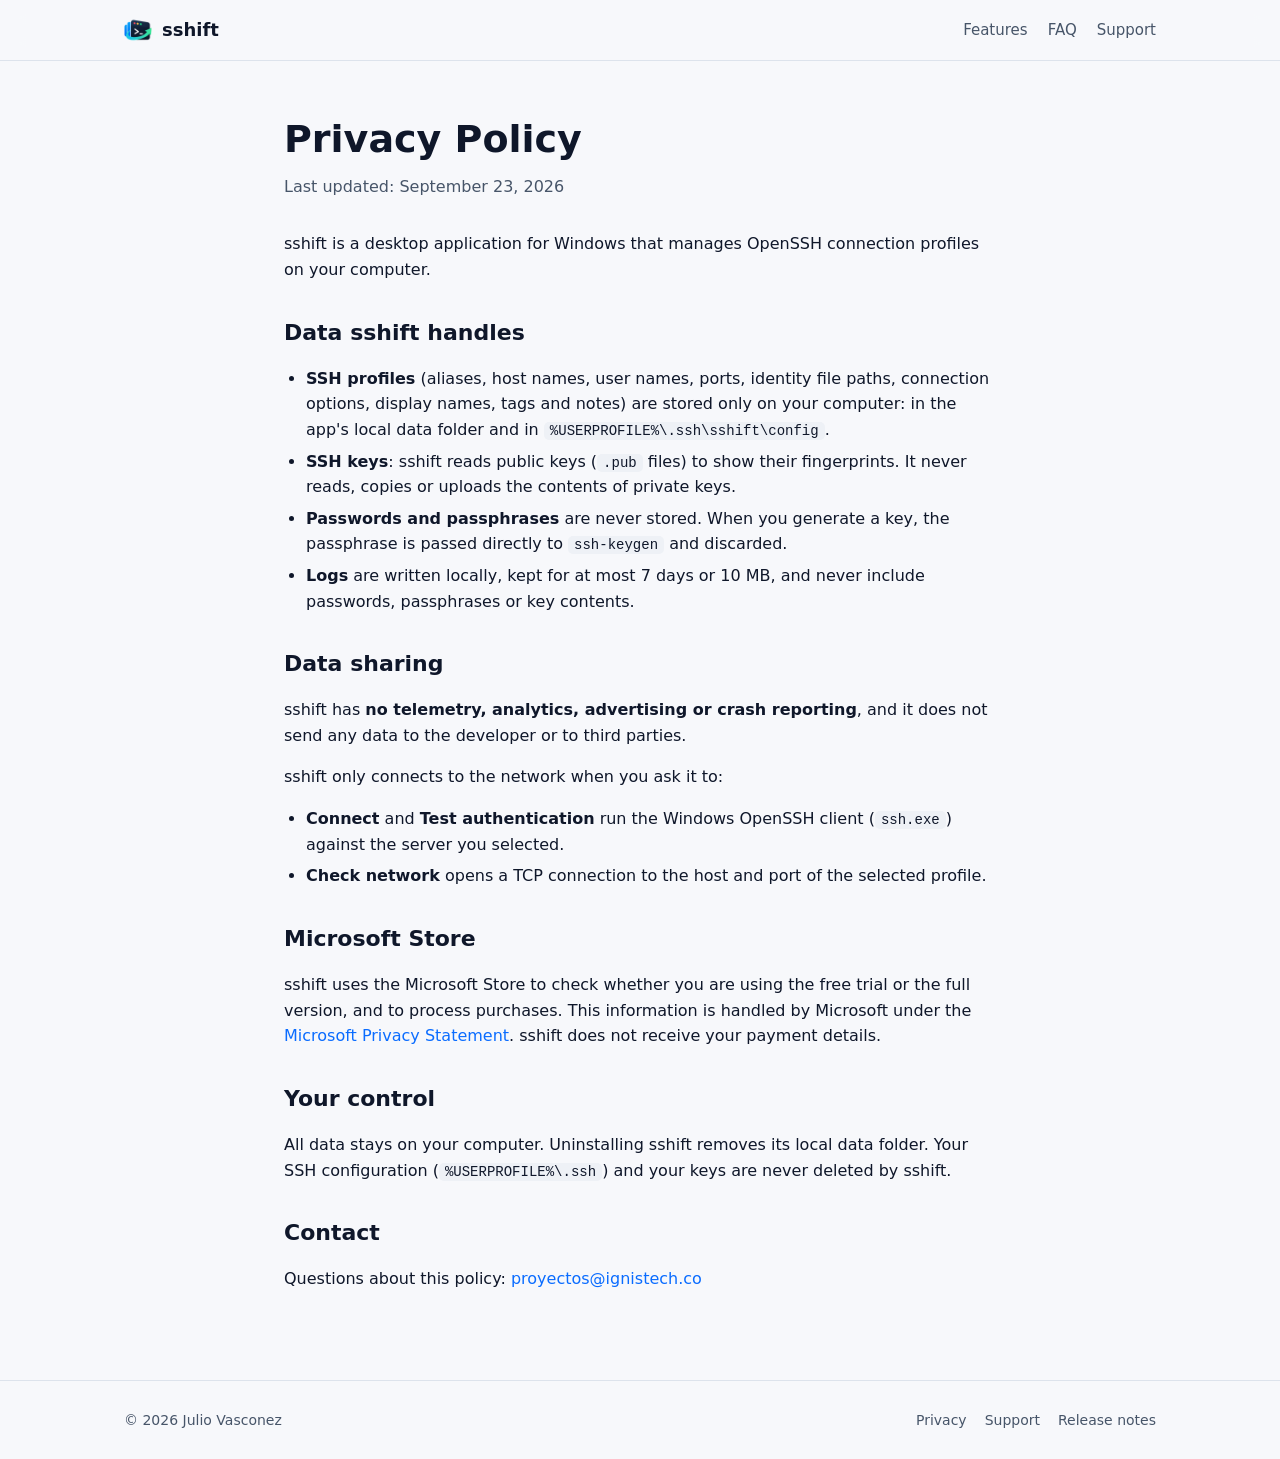
<file: privacy.html>
<!doctype html>
<html lang="en">
<head>
  <meta charset="utf-8">
  <meta name="viewport" content="width=device-width, initial-scale=1">
  <title>Privacy Policy — sshift</title>
  <meta name="description" content="sshift privacy policy: no telemetry, no accounts, your SSH data stays on your computer.">
  <link rel="icon" href="assets/favicon.png">
  <link rel="stylesheet" href="assets/site.css">
</head>
<body>
  <header class="site-header">
    <div class="wrap">
      <a class="brand" href="./"><img src="assets/icon.png" alt="">sshift</a>
      <nav class="nav" aria-label="Main">
        <a href="./#features">Features</a>
        <a href="./#faq">FAQ</a>
        <a href="support.html">Support</a>
      </nav>
    </div>
  </header>
  <main class="doc">
    <h1>Privacy Policy</h1>
    <p class="updated">Last updated: September 23, 2026</p>
    <p>sshift is a desktop application for Windows that manages OpenSSH connection profiles on your computer.</p>

    <h2>Data sshift handles</h2>
    <ul>
      <li><strong>SSH profiles</strong> (aliases, host names, user names, ports, identity file paths, connection options, display names, tags and notes) are stored only on your computer: in the app's local data folder and in <code>%USERPROFILE%\.ssh\sshift\config</code>.</li>
      <li><strong>SSH keys</strong>: sshift reads public keys (<code>.pub</code> files) to show their fingerprints. It never reads, copies or uploads the contents of private keys.</li>
      <li><strong>Passwords and passphrases</strong> are never stored. When you generate a key, the passphrase is passed directly to <code>ssh-keygen</code> and discarded.</li>
      <li><strong>Logs</strong> are written locally, kept for at most 7 days or 10 MB, and never include passwords, passphrases or key contents.</li>
    </ul>

    <h2>Data sharing</h2>
    <p>sshift has <strong>no telemetry, analytics, advertising or crash reporting</strong>, and it does not send any data to the developer or to third parties.</p>
    <p>sshift only connects to the network when you ask it to:</p>
    <ul>
      <li><strong>Connect</strong> and <strong>Test authentication</strong> run the Windows OpenSSH client (<code>ssh.exe</code>) against the server you selected.</li>
      <li><strong>Check network</strong> opens a TCP connection to the host and port of the selected profile.</li>
    </ul>

    <h2>Microsoft Store</h2>
    <p>sshift uses the Microsoft Store to check whether you are using the free trial or the full version, and to process purchases. This information is handled by Microsoft under the <a href="https://privacy.microsoft.com/privacystatement">Microsoft Privacy Statement</a>. sshift does not receive your payment details.</p>

    <h2>Your control</h2>
    <p>All data stays on your computer. Uninstalling sshift removes its local data folder. Your SSH configuration (<code>%USERPROFILE%\.ssh</code>) and your keys are never deleted by sshift.</p>

    <h2>Contact</h2>
    <p>Questions about this policy: <a href="mailto:proyectos@ignistech.co">proyectos@ignistech.co</a></p>
  </main>
  <footer class="site-footer">
    <div class="wrap">
      <span>© 2026 Julio Vasconez</span>
      <nav aria-label="Footer">
        <a href="privacy.html">Privacy</a>
        <a href="support.html">Support</a>
        <a href="https://github.com/jvas28/sshift/releases">Release notes</a>
      </nav>
    </div>
  </footer>
</body>
</html>
</file>
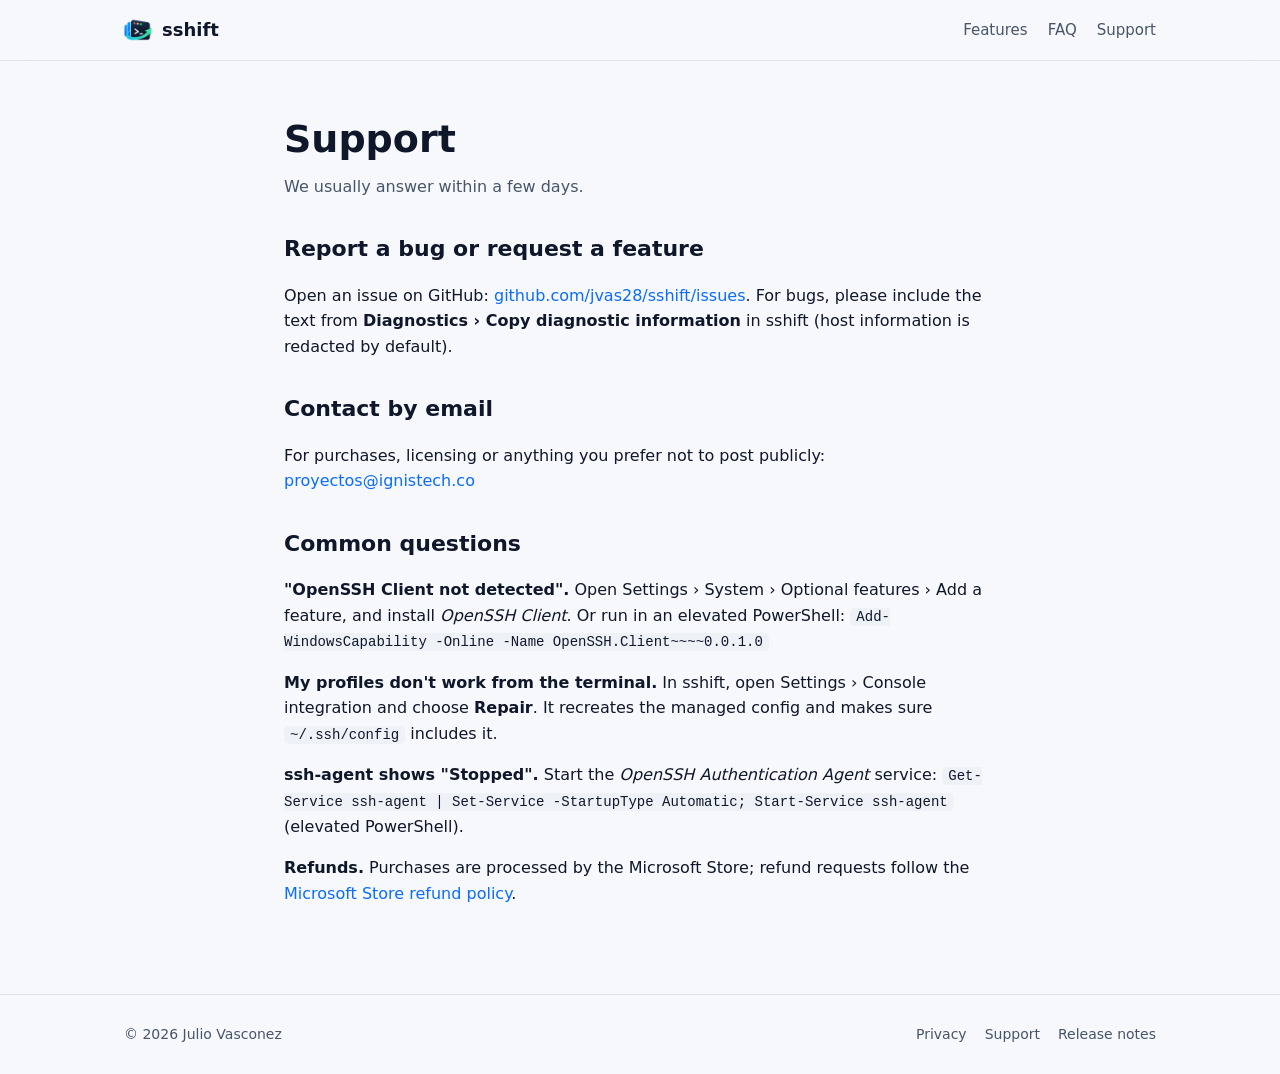
<file: support.html>
<!doctype html>
<html lang="en">
<head>
  <meta charset="utf-8">
  <meta name="viewport" content="width=device-width, initial-scale=1">
  <title>Support — sshift</title>
  <meta name="description" content="Get help with sshift: report a bug, request a feature or contact support.">
  <link rel="icon" href="assets/favicon.png">
  <link rel="stylesheet" href="assets/site.css">
</head>
<body>
  <header class="site-header">
    <div class="wrap">
      <a class="brand" href="./"><img src="assets/icon.png" alt="">sshift</a>
      <nav class="nav" aria-label="Main">
        <a href="./#features">Features</a>
        <a href="./#faq">FAQ</a>
        <a href="support.html">Support</a>
      </nav>
    </div>
  </header>
  <main class="doc">
    <h1>Support</h1>
    <p class="updated">We usually answer within a few days.</p>

    <h2>Report a bug or request a feature</h2>
    <p>Open an issue on GitHub: <a href="https://github.com/jvas28/sshift/issues/new/choose">github.com/jvas28/sshift/issues</a>. For bugs, please include the text from <strong>Diagnostics › Copy diagnostic information</strong> in sshift (host information is redacted by default).</p>

    <h2>Contact by email</h2>
    <p>For purchases, licensing or anything you prefer not to post publicly: <a href="mailto:proyectos@ignistech.co">proyectos@ignistech.co</a></p>

    <h2>Common questions</h2>
    <p><strong>"OpenSSH Client not detected".</strong> Open Settings › System › Optional features › Add a feature, and install <em>OpenSSH Client</em>. Or run in an elevated PowerShell: <code>Add-WindowsCapability -Online -Name OpenSSH.Client~~~~0.0.1.0</code></p>
    <p><strong>My profiles don't work from the terminal.</strong> In sshift, open Settings › Console integration and choose <strong>Repair</strong>. It recreates the managed config and makes sure <code>~/.ssh/config</code> includes it.</p>
    <p><strong>ssh-agent shows "Stopped".</strong> Start the <em>OpenSSH Authentication Agent</em> service: <code>Get-Service ssh-agent | Set-Service -StartupType Automatic; Start-Service ssh-agent</code> (elevated PowerShell).</p>
    <p><strong>Refunds.</strong> Purchases are processed by the Microsoft Store; refund requests follow the <a href="https://support.microsoft.com/account-billing/returning-or-exchanging-items-you-bought-from-microsoft">Microsoft Store refund policy</a>.</p>
  </main>
  <footer class="site-footer">
    <div class="wrap">
      <span>© 2026 Julio Vasconez</span>
      <nav aria-label="Footer">
        <a href="privacy.html">Privacy</a>
        <a href="support.html">Support</a>
        <a href="https://github.com/jvas28/sshift/releases">Release notes</a>
      </nav>
    </div>
  </footer>
</body>
</html>
</file>
<file: assets/site.css>
:root {
  --bg: #f7f8fb;
  --surface: #ffffff;
  --surface-2: #eef1f6;
  --text: #0f172a;
  --muted: #475569;
  --border: #dde3ec;
  --accent: #0a6cff;
  --accent-2: #14b8a6;
  --code-bg: #0f172a;
  --code-text: #e2e8f0;
  --radius: 14px;
  --shadow: 0 1px 2px rgb(15 23 42 / 6%), 0 12px 32px rgb(15 23 42 / 8%);
  color-scheme: light;
}
@media (prefers-color-scheme: dark) {
  :root {
    --bg: #0b1120;
    --surface: #111a2e;
    --surface-2: #17223a;
    --text: #e8edf6;
    --muted: #9aa8bd;
    --border: #22304d;
    --accent: #4d9bff;
    --accent-2: #2dd4bf;
    --code-bg: #060b16;
    --shadow: 0 1px 2px rgb(0 0 0 / 30%), 0 12px 32px rgb(0 0 0 / 35%);
    color-scheme: dark;
  }
}

* { box-sizing: border-box; }
html { scroll-behavior: smooth; }
body {
  margin: 0;
  background: var(--bg);
  color: var(--text);
  font: 16px/1.6 "Segoe UI Variable Text", "Segoe UI", system-ui, -apple-system, sans-serif;
  -webkit-font-smoothing: antialiased;
}
a { color: var(--accent); text-decoration: none; }
a:hover { text-decoration: underline; }
img { max-width: 100%; height: auto; display: block; }
code, pre { font-family: "Cascadia Code", "Cascadia Mono", Consolas, monospace; }

.wrap { max-width: 1080px; margin: 0 auto; padding: 0 24px; }

/* Header */
.site-header { position: sticky; top: 0; z-index: 10; background: color-mix(in srgb, var(--bg) 85%, transparent); backdrop-filter: blur(12px); border-bottom: 1px solid var(--border); }
.site-header .wrap { display: flex; align-items: center; justify-content: space-between; height: 60px; gap: 16px; }
.brand { display: flex; align-items: center; gap: 10px; font-weight: 600; font-size: 18px; color: var(--text); }
.brand:hover { text-decoration: none; }
.brand img { width: 28px; height: 28px; }
.nav { display: flex; gap: 20px; font-size: 15px; }
.nav a { color: var(--muted); }
.nav a:hover { color: var(--text); text-decoration: none; }

/* Buttons */
.store-badge { display: inline-block; line-height: 0; }
.store-badge img { height: 56px; width: auto; }
.btn { display: inline-flex; align-items: center; gap: 8px; padding: 10px 18px; border-radius: 8px; font-weight: 600; border: 1px solid var(--border); color: var(--text); background: var(--surface); }
.btn:hover { text-decoration: none; border-color: var(--accent); }

/* Hero */
.hero { padding: 72px 0 40px; text-align: center; }
.hero img.logo { width: 96px; height: 96px; margin: 0 auto 20px; }
.hero h1 { font-size: clamp(34px, 5vw, 54px); line-height: 1.1; margin: 0 0 16px; letter-spacing: -0.02em; }
.hero h1 .grad { background: linear-gradient(90deg, var(--accent), var(--accent-2)); -webkit-background-clip: text; background-clip: text; color: transparent; }
.hero p.lead { font-size: 20px; color: var(--muted); max-width: 680px; margin: 0 auto 28px; }
.hero .actions { display: flex; gap: 16px; justify-content: center; align-items: center; flex-wrap: wrap; }
.price { color: var(--muted); font-size: 14px; margin-top: 14px; }

.terminal { max-width: 560px; margin: 36px auto 0; text-align: left; background: var(--code-bg); color: var(--code-text); border-radius: 12px; padding: 16px 20px; box-shadow: var(--shadow); font-size: 15px; }
.terminal .bar { display: flex; gap: 6px; margin-bottom: 12px; }
.terminal .bar span { width: 11px; height: 11px; border-radius: 50%; background: #475569; }
.terminal .bar span:nth-child(1) { background: #f87171; }
.terminal .bar span:nth-child(2) { background: #fbbf24; }
.terminal .bar span:nth-child(3) { background: #34d399; }
.terminal pre { margin: 0; white-space: pre-wrap; }
.terminal .p { color: #60a5fa; }
.terminal .c { color: #94a3b8; }

.shot { margin: 48px auto 0; border-radius: var(--radius); overflow: hidden; border: 1px solid var(--border); box-shadow: var(--shadow); }

/* Sections */
section { padding: 64px 0; }
section h2 { font-size: 32px; margin: 0 0 12px; letter-spacing: -0.01em; text-align: center; }
section .sub { color: var(--muted); text-align: center; max-width: 640px; margin: 0 auto 40px; }

.grid { display: grid; grid-template-columns: repeat(auto-fit, minmax(260px, 1fr)); gap: 16px; }
.card { background: var(--surface); border: 1px solid var(--border); border-radius: var(--radius); padding: 22px; }
.card h3 { margin: 0 0 6px; font-size: 17px; }
.card p { margin: 0; color: var(--muted); font-size: 15px; }
.card .icon { font-size: 22px; margin-bottom: 10px; }

.flow { display: flex; align-items: stretch; justify-content: center; gap: 12px; flex-wrap: wrap; }
.flow .step { flex: 1 1 200px; max-width: 240px; background: var(--surface); border: 1px solid var(--border); border-radius: var(--radius); padding: 18px; text-align: center; }
.flow .step > code { display: block; font-size: 13px; color: var(--accent); margin-bottom: 6px; word-break: break-all; }
.flow .step p { margin: 0; color: var(--muted); font-size: 14px; }
.flow .arrow { align-self: center; color: var(--muted); font-size: 22px; }

.gallery { display: grid; grid-template-columns: repeat(auto-fit, minmax(300px, 1fr)); gap: 16px; }
.gallery img { border-radius: 10px; border: 1px solid var(--border); }

.faq { max-width: 760px; margin: 0 auto; }
.faq details { background: var(--surface); border: 1px solid var(--border); border-radius: 10px; padding: 14px 18px; margin-bottom: 10px; }
.faq summary { cursor: pointer; font-weight: 600; }
.faq details p { color: var(--muted); margin: 10px 0 0; }

/* Documents (privacy, support) */
.doc { max-width: 760px; margin: 0 auto; padding: 48px 24px 72px; }
.doc h1 { font-size: 38px; margin: 0 0 4px; }
.doc .updated { color: var(--muted); margin: 0 0 32px; }
.doc h2 { font-size: 22px; margin: 32px 0 8px; text-align: left; }
.doc ul { padding-left: 22px; }
.doc li { margin: 6px 0; }
.doc code { background: var(--surface-2); padding: 1px 6px; border-radius: 5px; font-size: 14px; }

/* Footer */
.site-footer { border-top: 1px solid var(--border); padding: 28px 0; color: var(--muted); font-size: 14px; }
.site-footer .wrap { display: flex; justify-content: space-between; gap: 16px; flex-wrap: wrap; }
.site-footer nav { display: flex; gap: 18px; }
.site-footer a { color: var(--muted); }

@media (max-width: 640px) {
  .nav { display: none; }
  .hero { padding-top: 48px; }
  .flow .arrow { transform: rotate(90deg); }
}
</file>
